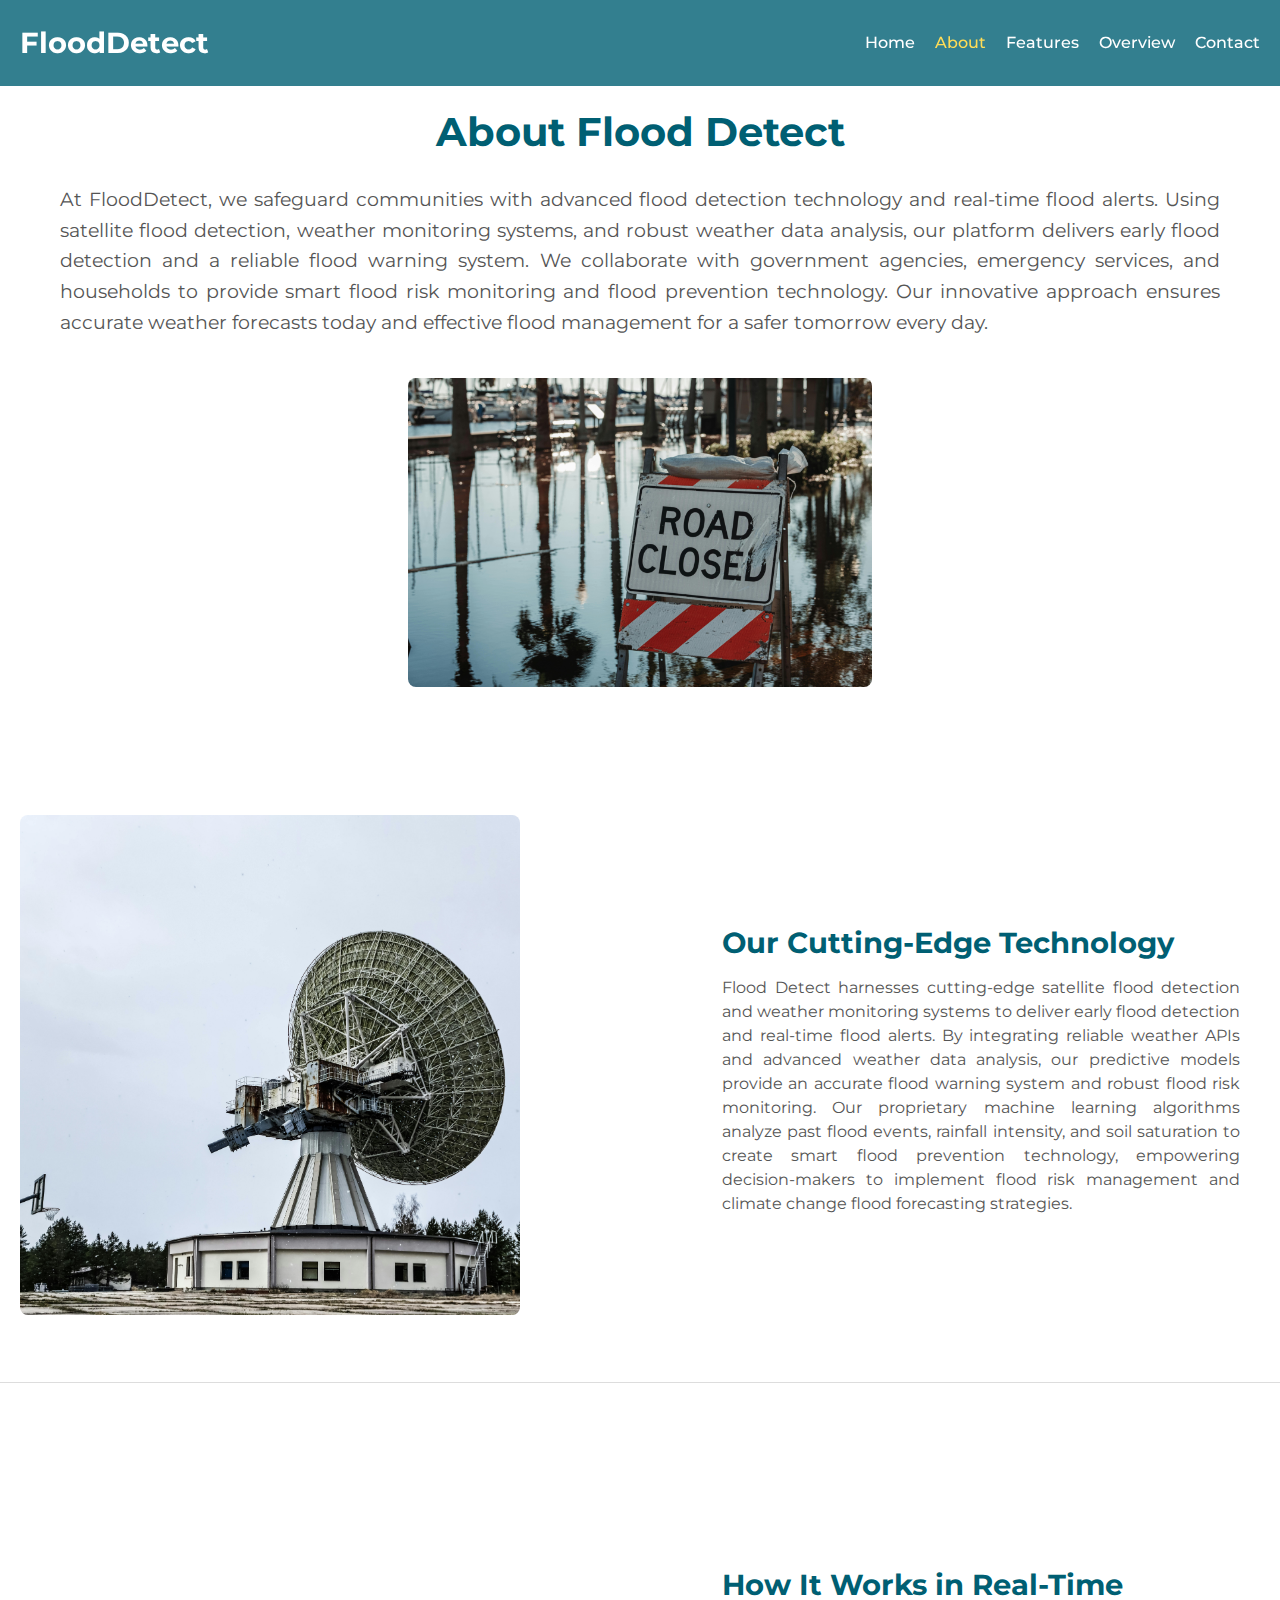
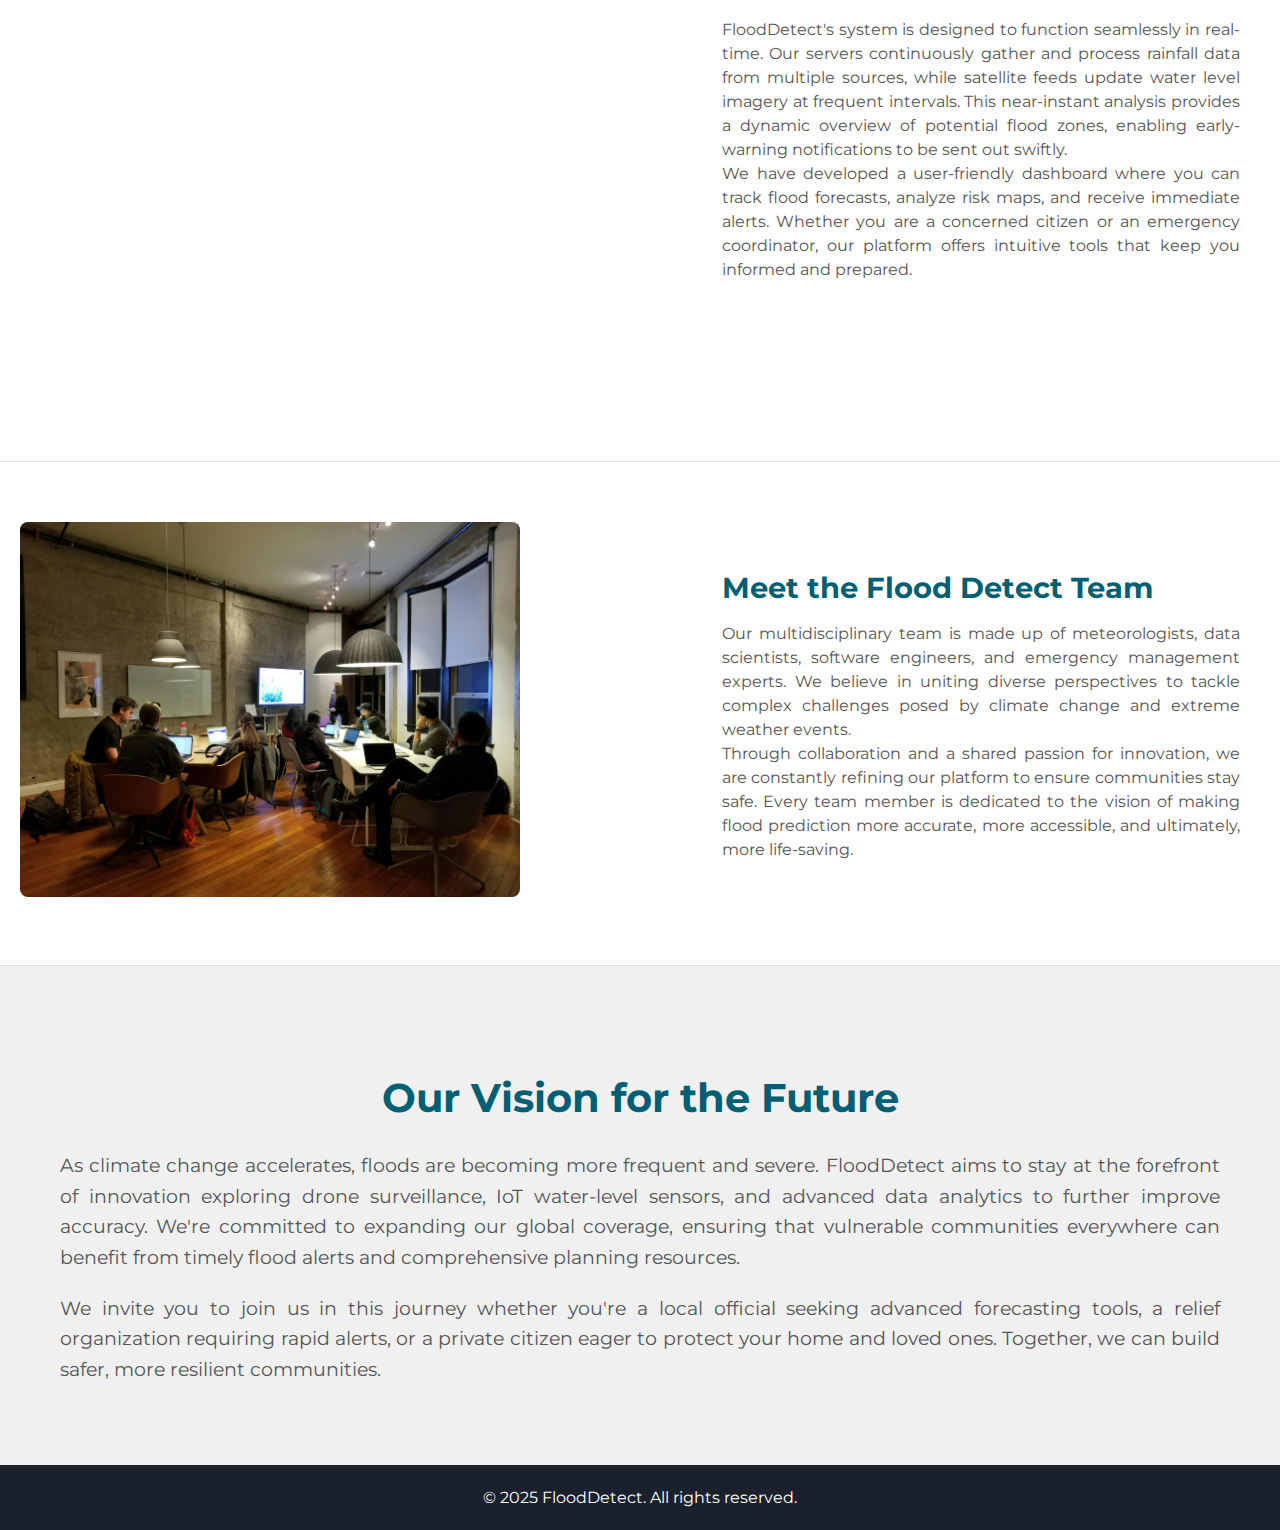
<file: about.html>
<!DOCTYPE html>
<html lang="en">
<head>
  <!-- Google tag (gtag.js) -->
<script async src="https://www.googletagmanager.com/gtag/js?id=G-NHFHX0YWQ3"></script>
<script>
  window.dataLayer = window.dataLayer || [];
  function gtag(){dataLayer.push(arguments);}
  gtag('js', new Date());

  gtag('config', 'G-NHFHX0YWQ3');
</script>
  <meta charset="UTF-8">
  <meta name="viewport" content="width=device-width, initial-scale=1">
  <title>FloodDetect – About</title>
  <link rel="stylesheet" href="style.css">
  <!-- Google Fonts -->
  <link href="https://fonts.googleapis.com/css2?family=Montserrat:wght@400;700&display=swap" rel="stylesheet">
</head>
<body class="about-page">
  <!-- Navigation (Same on every page) -->
  <header>
    <nav class="navbar">
      <div class="logo">FloodDetect</div>
      <ul class="nav-menu">
        <li><a href="index.html">Home</a></li>
        <li><a href="about.html" class="active">About</a></li>
        <li><a href="features.html">Features</a></li>
        <li><a href="overview.html">Overview</a></li>
        <li><a href="contact.html">Contact</a></li>
      </ul>
      <div class="menu-toggle">
        <span></span><span></span><span></span>
      </div>
    </nav>
  </header>

  <!-- Intro Section -->
  <section class="intro">
    <div class="container">
      <h2>About Flood Detect</h2>
      <p class="justify-text">
        At FloodDetect, we safeguard communities with advanced flood detection technology and real-time flood alerts. Using satellite flood detection, weather monitoring systems, and robust weather data analysis, our platform delivers early flood detection and a reliable flood warning system. We collaborate with government agencies, emergency services, and households to provide smart flood risk monitoring and flood prevention technology. Our innovative approach ensures accurate weather forecasts today and effective flood management for a safer tomorrow every day.
      </p>
      <!-- Replace with your own image -->
      <img src="src/im3.jpg" alt="Our Technology">
    </div>
  </section>

  <!-- Technology Section (Side-by-Side) -->
  <section class="side-by-side">
    <div class="side-by-side__image">
      <!-- Replace with an actual image or use an image overlay container if you want a hover effect -->
      <img src="src/im4.jpg" alt="Satellite Imagery">
    </div>
    <div class="side-by-side__content justify-text">
      <h2>Our Cutting-Edge Technology</h2>
      <p class="justify-text">
        Flood Detect harnesses cutting-edge satellite flood detection and weather monitoring systems to deliver early flood detection and real-time flood alerts. By integrating reliable weather APIs and advanced weather data analysis, our predictive models provide an accurate flood warning system and robust flood risk monitoring. Our proprietary machine learning algorithms analyze past flood events, rainfall intensity, and soil saturation to create smart flood prevention technology, empowering decision-makers to implement flood risk management and climate change flood forecasting strategies.
      </p>
    </div>
  </section>

  <!-- Video Section (Side-by-Side Reverse) -->
  <section class="side-by-side reverse">
    <div class="side-by-side__content justify-text">
      <h2>How It Works in Real-Time</h2>
      <p class="justify-text">
        FloodDetect's system is designed to function seamlessly in real-time. Our servers continuously gather and
        process rainfall data from multiple sources, while satellite feeds update water level imagery at frequent
        intervals. This near-instant analysis provides a dynamic overview of potential flood zones, enabling
        early-warning notifications to be sent out swiftly.
      </p>
      <p class="justify-text">
        We have developed a user-friendly dashboard where you can track flood forecasts, analyze risk maps, and
        receive immediate alerts. Whether you are a concerned citizen or an emergency coordinator, our platform
        offers intuitive tools that keep you informed and prepared.
      </p>
    </div>
    <div class="side-by-side__image video-container">
      <!-- Example: Embedding a video. Replace the src with your own video link or local file. -->
      <video 
        autoplay 
        loop 
        muted 
        playsinline 
        id="analyticsVideo" 
        poster="https://via.placeholder.com/800x450/005f73/ffffff?text=Loading+Video">
        <source src="src/v11.mp4" type="video/mp4">
        Your browser does not support HTML5 video.
      </video>
    </div>
  </section>

  <!-- Our Team Section -->
  <section class="side-by-side">
    <div class="side-by-side__image">
      <!-- Replace with your own team photo -->
      <img src="src/im5.jpg" alt="FloodDetect Team">
    </div>
    <div class="side-by-side__content justify-text">
      <h2>Meet the Flood Detect Team</h2>
      <p class="justify-text">
        Our multidisciplinary team is made up of meteorologists, data scientists, software engineers, and emergency
        management experts. We believe in uniting diverse perspectives to tackle complex challenges posed by
        climate change and extreme weather events.
      </p>
      <p class="justify-text">
        Through collaboration and a shared passion for innovation, we are constantly refining our platform to ensure
        communities stay safe. Every team member is dedicated to the vision of making flood prediction more accurate,
        more accessible, and ultimately, more life-saving.
      </p>
    </div>
  </section>

  <!-- Future Vision Section -->
  <section class="intro" style="background: #f0f0f0;">
    <div class="container">
      <h2>Our Vision for the Future</h2>
      <p class="justify-text">
        As climate change accelerates, floods are becoming more frequent and severe. FloodDetect aims to stay at the
        forefront of innovation exploring drone surveillance, IoT water-level sensors, and advanced data analytics
        to further improve accuracy. We're committed to expanding our global coverage, ensuring that vulnerable
        communities everywhere can benefit from timely flood alerts and comprehensive planning resources.
      </p>
      <p class="justify-text">
        We invite you to join us in this journey whether you're a local official seeking advanced forecasting tools,
        a relief organization requiring rapid alerts, or a private citizen eager to protect your home and loved
        ones. Together, we can build safer, more resilient communities.
      </p>
    </div>
  </section>

  <!-- Footer -->
  <footer>
    <div class="container">
      <p>&copy; 2025 FloodDetect. All rights reserved.</p>
    </div>
  </footer>

  <script src="script.js"></script>
</body>
</html>
</file>
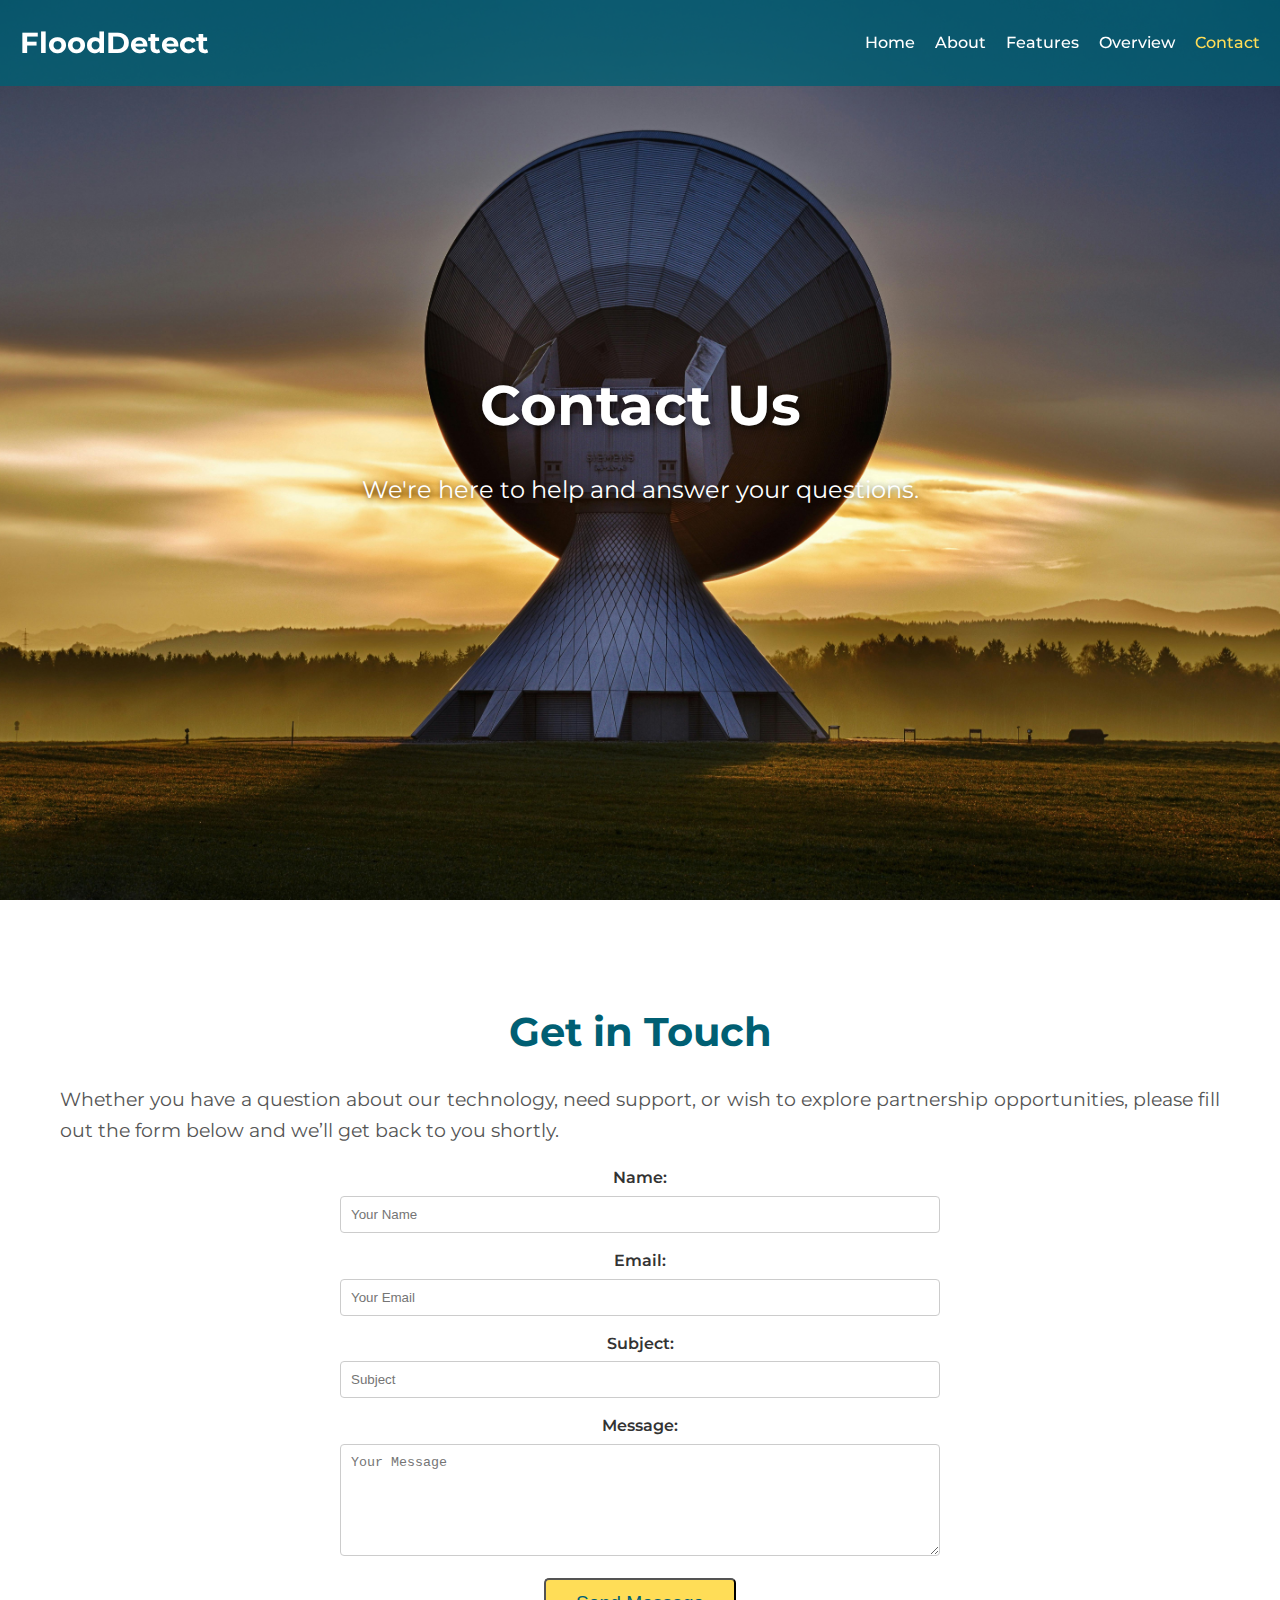
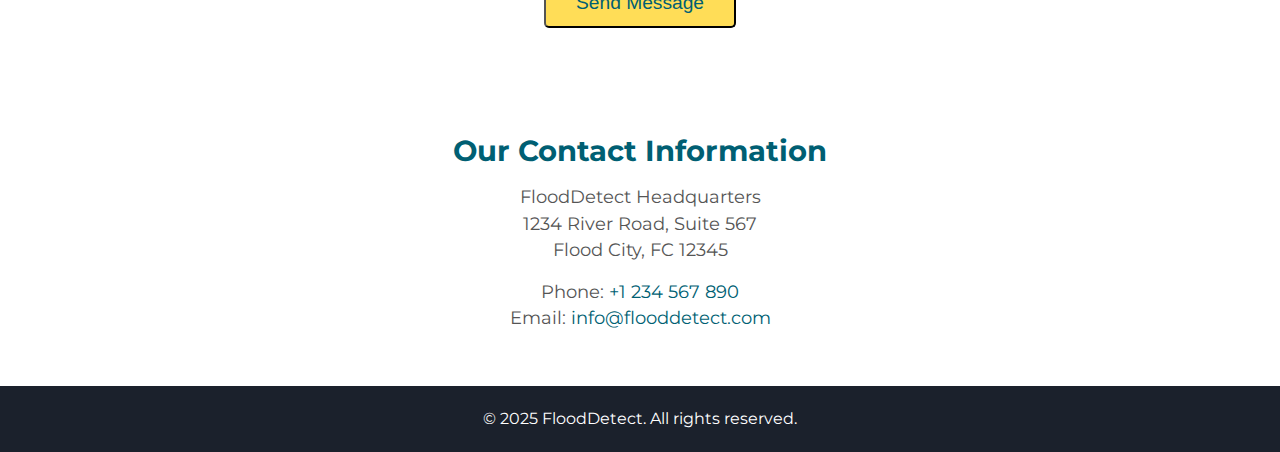
<file: contact.html>
<!DOCTYPE html>
<html lang="en">
<head>
  <!-- Google tag (gtag.js) -->
<script async src="https://www.googletagmanager.com/gtag/js?id=G-NHFHX0YWQ3"></script>
<script>
  window.dataLayer = window.dataLayer || [];
  function gtag(){dataLayer.push(arguments);}
  gtag('js', new Date());

  gtag('config', 'G-NHFHX0YWQ3');
</script>
  <meta charset="UTF-8">
  <meta name="viewport" content="width=device-width, initial-scale=1">
  <title>FloodDetect – Contact</title>
  <link rel="stylesheet" href="style.css">
  <!-- Google Fonts -->
  <link href="https://fonts.googleapis.com/css2?family=Montserrat:wght@400;700&display=swap" rel="stylesheet">
</head>
<body>
  <!-- Navigation (Same on every page) -->
  <header>
    <nav class="navbar">
      <div class="logo">FloodDetect</div>
      <ul class="nav-menu">
        <li><a href="index.html">Home</a></li>
        <li><a href="about.html">About</a></li>
        <li><a href="features.html">Features</a></li>
        <li><a href="overview.html">Overview</a></li>
        <li><a href="contact.html" class="active">Contact</a></li>
      </ul>
      <div class="menu-toggle">
        <span></span><span></span><span></span>
      </div>
    </nav>
  </header>

  <!-- Hero Section -->
  <section class="hero">
    <div class="hero-bg">
      <!-- Replace with your high-quality background image -->
      <img src="src/im15.jpg" 
           alt="Contact Background" style="width:100%; height:100%; object-fit:cover;">
    </div>
    <div class="hero-content">
      <h1>Contact Us</h1>
      <p>We're here to help and answer your questions.</p>
    </div>
  </section>

  <!-- Contact Form Section -->
  <section class="intro" style="background: #fff;">
    <div class="container">
      <h2>Get in Touch</h2>
      <p class="justify-text">
        Whether you have a question about our technology, need support, or wish to explore partnership opportunities, please fill out the form below and we’ll get back to you shortly.
      </p>
      <!-- Form now directs users to the Google Form -->
      <form action="https://docs.google.com/forms/d/e/1FAIpQLScoO1PWlpWD6cjwDFp_NQC4MgiJaf4EBf6rWGJyGlP9P4SA3w/viewform?usp=header" method="get" target="_blank" style="max-width:600px; margin: 0 auto;">
        <div style="margin-bottom:15px;">
          <label for="name" style="display:block; margin-bottom:5px; font-weight:600;">Name:</label>
          <input type="text" id="name" name="name" placeholder="Your Name" required style="width:100%; padding:10px; border:1px solid #ccc; border-radius:4px;">
        </div>
        <div style="margin-bottom:15px;">
          <label for="email" style="display:block; margin-bottom:5px; font-weight:600;">Email:</label>
          <input type="email" id="email" name="email" placeholder="Your Email" required style="width:100%; padding:10px; border:1px solid #ccc; border-radius:4px;">
        </div>
        <div style="margin-bottom:15px;">
          <label for="subject" style="display:block; margin-bottom:5px; font-weight:600;">Subject:</label>
          <input type="text" id="subject" name="subject" placeholder="Subject" required style="width:100%; padding:10px; border:1px solid #ccc; border-radius:4px;">
        </div>
        <div style="margin-bottom:15px;">
          <label for="message" style="display:block; margin-bottom:5px; font-weight:600;">Message:</label>
          <textarea id="message" name="message" placeholder="Your Message" rows="6" required style="width:100%; padding:10px; border:1px solid #ccc; border-radius:4px;"></textarea>
        </div>
        <div style="text-align:center;">
          <button type="submit" class="btn">Send Message</button>
        </div>
      </form>
    </div>
  </section>

  <!-- Contact Information Section -->
  <section class="side-by-side" style="background: #fff; border: none; padding:40px 20px;">
    <div class="side-by-side__content" style="max-width:100%; text-align:center;">
      <h2>Our Contact Information</h2>
      <p style="font-size:1.1em; margin-bottom:15px;">
        FloodDetect Headquarters<br>
        1234 River Road, Suite 567<br>
        Flood City, FC 12345
      </p>
      <p style="font-size:1.1em; margin-bottom:15px;">
        Phone: <a href="tel:+1234567890" style="color:#005f73;">+1 234 567 890</a><br>
        Email: <a href="mailto:info@flooddetect.com" style="color:#005f73;">info@flooddetect.com</a>
      </p>
    </div>
  </section>

  <!-- Footer -->
  <footer>
    <div class="container">
      <p>&copy; 2025 FloodDetect. All rights reserved.</p>
    </div>
  </footer>

  <script src="script.js"></script>
</body>
</html>
</file>
<file: style.css>
/* --------------------------------------------------
   Global Styles
-------------------------------------------------- */
@import url('https://fonts.googleapis.com/css2?family=Poppins:wght@400;600;700&display=swap');

* {
  margin: 0;
  padding: 0;
  box-sizing: border-box;
}

body {
  font-family: 'Montserrat', sans-serif;
  background: #f7f7f7;
  color: #333;
  line-height: 1.6;
}

a {
  text-decoration: none;
}

/* Container Utility */
.container {
  max-width: 1200px;  /* Limit width for large screens */
  margin: 0 auto;
  padding: 0 20px;
}

/* --------------------------------------------------
   Footer
-------------------------------------------------- */
footer {
  background-color: #1b212c;
  color: #fff;
  text-align: center;
  padding: 20px 0;
  width: 100%;
}
footer p {
  font-size: 1rem;
}

/* --------------------------------------------------
   Navigation Bar
-------------------------------------------------- */
.navbar {
  position: fixed;  /* Fixed for better mobile accessibility */
  top: 0;
  width: 100%;
  padding: 20px;
  display: flex;
  justify-content: space-between;
  align-items: center;
  background: rgba(0,95,115,0.8);
  z-index: 100;
}

.logo {
  font-size: 1.8em;
  color: #fff;
  font-weight: 700;
}

.nav-menu {
  list-style: none;
  display: flex;
}

.nav-menu li {
  margin-left: 20px;
}

.nav-menu li a {
  color: #fff;
  font-size: 1em;
  font-weight: 500;
  transition: color 0.3s;
}

.nav-menu li a:hover,
.nav-menu li a.active {
  color: #ffdd57;
}

.menu-toggle {
  display: none;
  cursor: pointer;
}

.menu-toggle span {
  display: block;
  width: 25px;
  height: 3px;
  background: #fff;
  margin: 4px 0;
}

/* --------------------------------------------------
   Hero Section with Background Video
-------------------------------------------------- */
.hero {
  position: relative;
  height: 100vh;
  overflow: hidden;
}

.hero-bg {
  position: absolute;
  top: 0;
  left: 0;
  width: 100%;
  height: 100%;
}

#bgVideo {
  width: 100%;
  height: 100%;
  object-fit: cover;
  filter: brightness(0.7);
}

.video-fallback {
  display: none;
}

.hero-content {
  position: absolute;
  top: 50%;
  left: 50%;
  transform: translate(-50%, -50%);
  text-align: center;
  color: #fff;
  padding: 0 20px;
}

.hero-content h1 {
  font-size: 3.5em;
  margin-bottom: 20px;
  text-shadow: 2px 2px 8px rgba(0,0,0,0.7);
}

.hero-content p {
  font-size: 1.5em;
  margin-bottom: 30px;
  text-shadow: 1px 1px 6px rgba(0,0,0,0.6);
}

/* --------------------------------------------------
   Buttons
-------------------------------------------------- */
.btn {
  background: #ffdd57;
  color: #005f73;
  padding: 12px 30px;
  text-decoration: none;
  font-size: 1.2em;
  border-radius: 5px;
  transition: background 0.3s, transform 0.3s;
}

.btn:hover {
  background: #ffd633;
  transform: scale(1.05);
}

/* --------------------------------------------------
   Fancy Sections & Animations
-------------------------------------------------- */
.fancy-section {
  background: linear-gradient(135deg, rgba(0,95,115,0.1) 0%, rgba(0,95,115,0.05) 100%);
  padding: 60px 20px;
  display: flex;
  flex-wrap: wrap;
  align-items: center;
  justify-content: space-between;
  margin-bottom: 40px;
}

.justify-text {
  text-align: justify;
}

.why-choose__content,
.why-choose__image {
  flex: 1 1 45%;
  max-width: 45%;
  opacity: 0;
  transition: opacity 0.8s, transform 0.8s;
}

.why-choose__content {
  margin-right: 20px;
}

.why-choose__content h2 {
  font-size: 2.5em;
  color: #005f73;
  margin-bottom: 20px;
}

.why-choose__content p {
  font-size: 1.2em;
  line-height: 1.6;
  color: #555;
}

.why-choose__image img {
  width: 100%;
  max-width: 600px;
  border-radius: 8px;
  display: block;
  margin: 0 auto;
}

.fade-zoom {
  transform: scale(0.8);
  opacity: 0;
}

.fade-zoom.animate {
  opacity: 1;
  transform: scale(1);
}

/* --------------------------------------------------
   Intro Section
-------------------------------------------------- */
.intro {
  padding: 60px 20px;
  text-align: center;
  background: #fff;
}

.intro h2 {
  font-size: 2.5em;
  color: #005f73;
  margin-top: 40px;
  margin-bottom: 20px;
}

.intro p {
  font-size: 1.2em;
  margin-bottom: 20px;
  color: #555;
  line-height: 1.6;
}

.intro img {
  width: 60%;
  max-width: 800px;
  border-radius: 8px;
  margin-top: 20px;
}

/* --------------------------------------------------
   Side-by-Side Sections
-------------------------------------------------- */
.side-by-side {
  display: flex;
  flex-wrap: wrap;
  align-items: center;
  justify-content: space-between;
  padding: 60px 20px;
  background: #fff;
  border-bottom: 1px solid #ddd;
}

.side-by-side__image,
.side-by-side__content {
  flex: 1 1 45%;
  max-width: 45%;
}

.side-by-side__image img {
  width: 100%;
  border-radius: 8px;
  transition: transform 0.4s, box-shadow 0.4s;
}

.side-by-side__content {
  padding: 0 20px;
}

.side-by-side__content h2 {
  font-size: 1.8em;
  color: #005f73;
  margin-bottom: 10px;
  transition: color 0.4s;
}

.side-by-side__content p {
  font-size: 1em;
  color: #555;
  line-height: 1.5;
  transition: transform 0.3s, color 0.3s;
}

.side-by-side__content p:hover {
  transform: translateX(10px);
  color: #ffdd57;
}

.side-by-side__image:hover {
  transform: scale(1.03);
  box-shadow: 0 5px 15px rgba(0,0,0,0.2);
}

.side-by-side.reverse {
  flex-direction: row-reverse;
}

/* Video Container */
.video-container {
  position: relative;
  width: 100%;
  padding-bottom: 56.25%; /* 16:9 ratio */
  height: 0;
  overflow: hidden;
  border-radius: 8px;
}

.video-container video {
  position: absolute;
  top: 0;
  left: 0;
  width: 100%;
  height: 100%;
  object-fit: cover;
}

/* --------------------------------------------------
   CTA Section
-------------------------------------------------- */
.cta {
  display: flex;
  align-items: center;
  justify-content: center;
  min-height: 80vh;
  background-color: #fff;
  padding: 0 20px;
  text-align: center;
}

.cta > .container {
  display: flex;
  flex-direction: column;
  align-items: center;
  justify-content: center;
}

.cta h2 {
  color: #005f73;
  font-size: 2.5em;
  margin-bottom: 20px;
}

.cta p {
  font-size: 1.2em;
  color: #666;
  margin-bottom: 20px;
}

.cta .btn {
  background: none;
  color: #6c63ff;
  font-size: 1.2em;
  font-weight: 700;
  border: none;
  cursor: pointer;
  padding: 0;
  transition: color 0.3s;
}

.cta .btn:hover {
  color: #4e44c3;
}

/* --------------------------------------------------
   Responsive Styles (Mobile)
-------------------------------------------------- */
@media (max-width: 768px) {
  /* Navigation adjustments */
  .navbar {
    padding: 15px 20px;
  }
  .nav-menu {
    flex-direction: column;
    background: rgba(0,95,115,0.9);
    position: fixed;
    top: 60px;
    left: 0;
    width: 100%;
    display: none;
    text-align: center;
    padding: 20px 0;
    z-index: 99;
  }
  .nav-menu li {
    margin: 15px 0;
  }
  .nav-menu.active {
    display: flex;
  }
  .menu-toggle {
    display: block;
  }
  
  /* Hero section tweaks */
  .hero {
    height: 80vh;
  }
  .hero-content h1 {
    font-size: 2.5em;
  }
  .hero-content p {
    font-size: 1.2em;
  }
  
  /* Side-by-Side: Stack vertically */
  .side-by-side,
  .side-by-side.reverse {
    flex-direction: column;
    align-items: center;
  }
  .side-by-side__image,
  .side-by-side__content {
    max-width: 100%;
    margin-bottom: 20px;
    padding: 0 10px;
  }
  
  /* Adjust overall spacing */
  .container {
    padding: 0 10px;
  }
  .intro,
  .cta {
    padding: 40px 10px;
  }
}

/* --------------------------------------------------
   About Page Overrides (if needed)
-------------------------------------------------- */
.about-page .intro img {
  width: 40%;
  max-width: 600px;
}

.about-page .side-by-side__image img {
  max-width: 500px;
}

.about-page .video-container {
  padding-bottom: 45%;
}

.about-page .video-container video {
  width: 100%;
  height: 100%;
  object-fit: cover;
}
</file>
